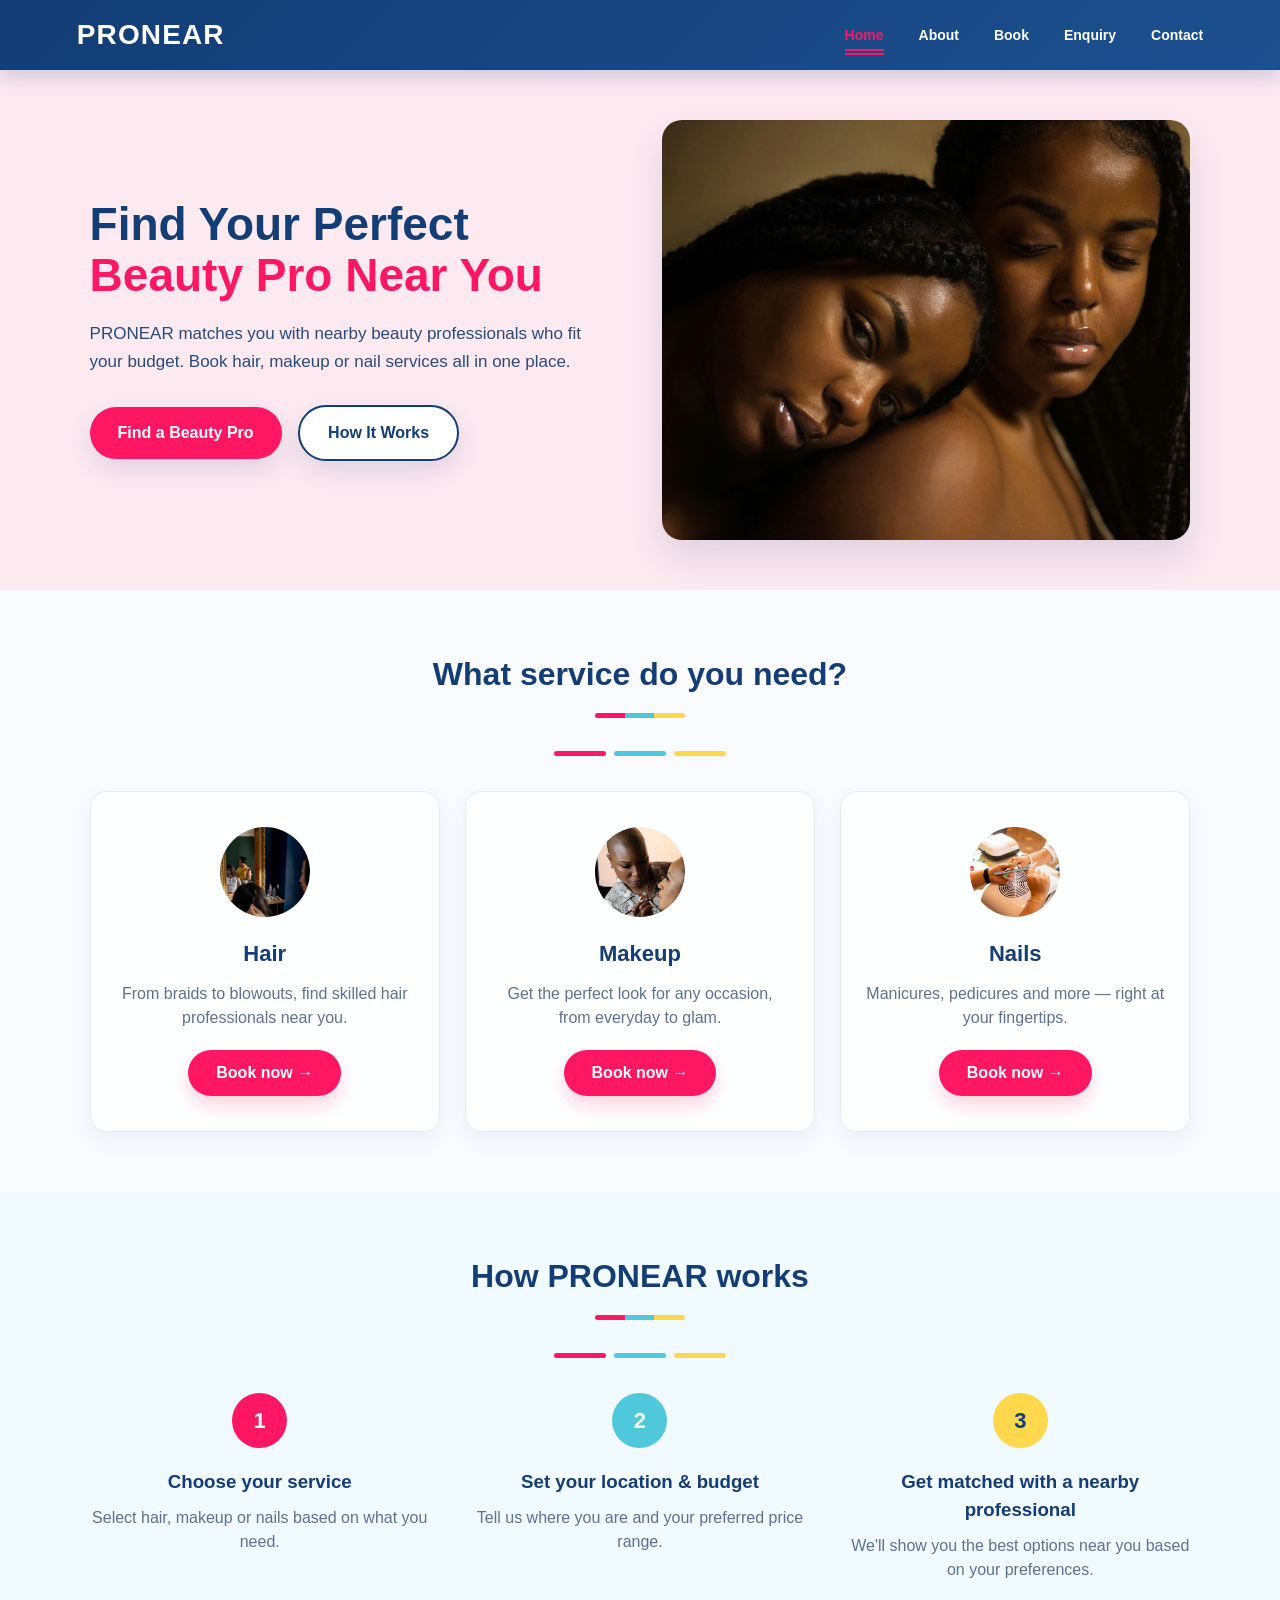
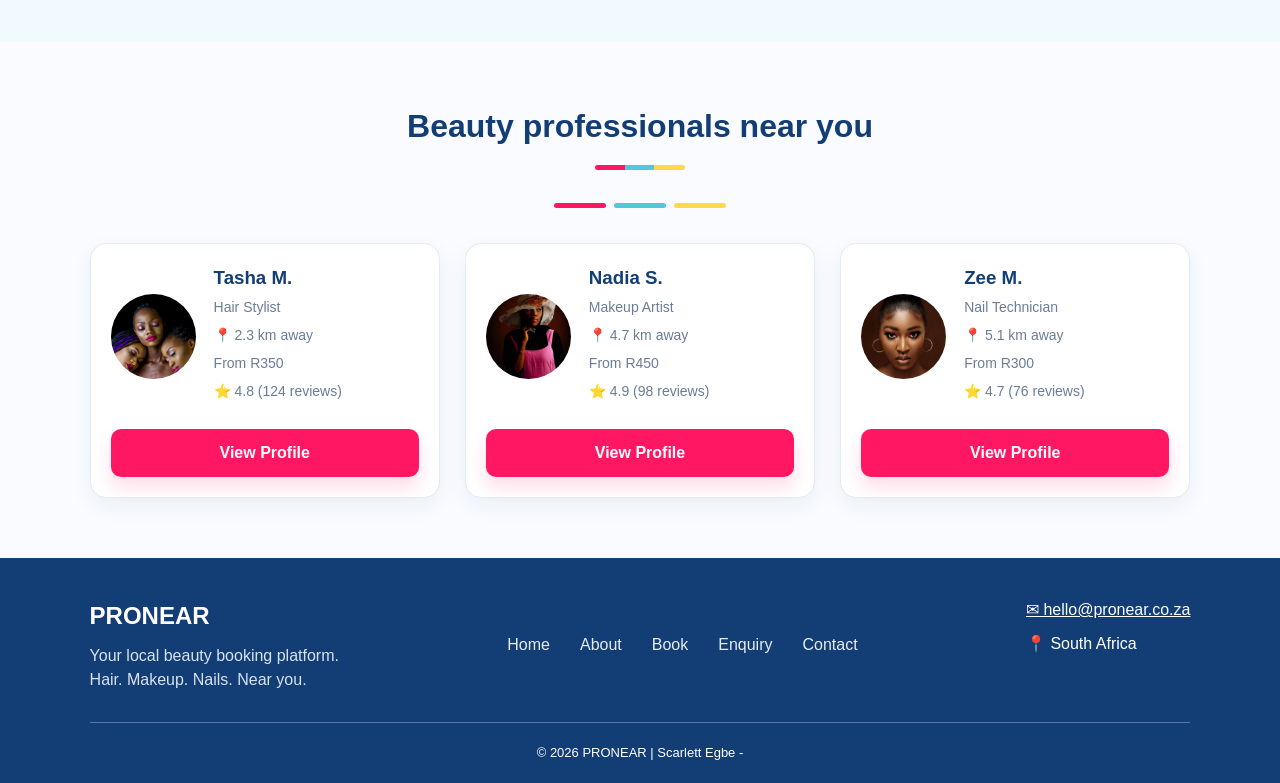
<file: index.html>
<!DOCTYPE html>
<html lang="en">
<head>
    <meta charset="UTF-8">
    <meta name="viewport" content="width=device-width, initial-scale=1.0">
    <title>PRONEAR | Book Hair, Makeup & Nail Services Near You</title>
    <meta name="description" content="PRONEAR helps you discover trusted local beauty professionals for hair, makeup and nail services. Browse salon options, compare beauty specialists, and book your next beauty appointment quickly and easily for hair care, makeup, nail care and beauty treatments near you.">
    <meta name="keywords" content="PRONEAR, beauty services, hair services, makeup services, nail services, beauty booking, beauty appointment, salon near me, hair salon, makeup artist, nail technician, local beauty professionals, beauty treatments, salon booking, book beauty service, hair and makeup, nail care, beauty professionals near me">
    <link rel="stylesheet" href="css/style.css">
</head>
<body>

    <!-- Site header and primary navigation: this links users to each main page. -->
    <nav class="site-nav" aria-label="Main navigation">
        <div class="logo">PRONEAR</div>
        <button class="nav-toggle" type="button" aria-expanded="false" aria-controls="nav-menu" aria-label="Open navigation menu">
            <span></span>
            <span></span>
            <span></span>
        </button>
        <ul id="nav-menu" class="nav-menu">
            <li><a href="index.html" class="active">Home</a></li>
            <li><a href="about.html">About</a></li>
            <li><a href="book.html">Book</a></li>
            <li><a href="enquiry.html">Enquiry</a></li>
            <li><a href="contact.html">Contact</a></li>
        </ul>
    </nav>

    <!-- Hero banner: this is the first sales message and main call-to-action area. -->
    <section class="hero">
        <div class="hero-text">
            <h1>Find Your Perfect <span>Beauty Pro Near You</span></h1>
            <p>PRONEAR matches you with nearby beauty professionals who fit your budget. Book hair, makeup or nail services all in one place.</p>
            <a href="book.html" class="button primary-btn">Find a Beauty Pro</a>
            <a href="#how-it-works" class="button secondary-btn">How It Works</a>
        </div>
        <div class="hero-image">
            <img src="images/heroimage.png" alt="Beauty professional posing confidently">
        </div>
    </section>

    <!-- Service overview: highlights the main beauty categories available to customers. -->
    <section class="services-section">
        <h2 class="section-title">What service do you need?</h2>
        <div class="underline"><span class="pink"></span><span class="blue"></span><span class="yellow"></span></div>
        <div class="services">
            <div class="service-card" data-service="hair">
                <div class="service-icon hair">
                    <img src="images/hairimage.png" alt="Hair service">
                </div>
                <h3>Hair</h3>
                <p>From braids to blowouts, find skilled hair professionals near you.</p>
                <a href="book.html#booking-form" class="small-btn" data-service="hair">Book now →</a>
            </div>
            <div class="service-card" data-service="makeup">
                <div class="service-icon makeup">
                    <img src="images/makeupimage.png" alt="Makeup service">
                </div>
                <h3>Makeup</h3>
                <p>Get the perfect look for any occasion, from everyday to glam.</p>
                <a href="book.html#booking-form" class="small-btn" data-service="makeup">Book now →</a>
            </div>
            <div class="service-card" data-service="nails">
                <div class="service-icon nails">
                    <img src="images/nailimage.png" alt="Nails service">
                </div>
                <h3>Nails</h3>
                <p>Manicures, pedicures and more — right at your fingertips.</p>
                <a href="book.html#booking-form" class="small-btn" data-service="nails">Book now →</a>
            </div>
        </div>
    </section>

    <!-- How it works: explains the simple booking journey in three steps. -->
    <section class="how-it-works" id="how-it-works">
        <h2 class="section-title">How PRONEAR works</h2>
        <div class="underline"><span class="pink"></span><span class="blue"></span><span class="yellow"></span></div>
        <div class="steps">
            <div class="step">
                <div class="step-number">1</div>
                <h3>Choose your service</h3>
                <p>Select hair, makeup or nails based on what you need.</p>
            </div>
            <div class="step">
                <div class="step-number">2</div>
                <h3>Set your location & budget</h3>
                <p>Tell us where you are and your preferred price range.</p>
            </div>
            <div class="step">
                <div class="step-number">3</div>
                <h3>Get matched with a nearby professional</h3>
                <p>We'll show you the best options near you based on your preferences.</p>
            </div>
        </div>
    </section>

    <!-- Local professionals section: presents nearby beauty specialists with pricing and ratings. -->
    <section class="professionals-section">
        <h2 class="section-title">Beauty professionals near you</h2>
        <div class="underline"><span class="pink"></span><span class="blue"></span><span class="yellow"></span></div>
        <div class="professionals">
            <div class="pro-card">
                <div class="pro-info">
                    <div class="pro-image"><img src="images/TashaM.png" alt="Tasha M. Hair Stylist"></div>
                    <div class="pro-details">
                        <h3>Tasha M.</h3><p>Hair Stylist</p><p>📍 2.3 km away</p><p> From R350</p><p>⭐ 4.8 (124 reviews)</p>
                    </div>
                </div>
                <a href="#" class="view-btn" data-profile="tasha">View Profile</a>
            </div>
            <div class="pro-card">
                <div class="pro-info">
                    <div class="pro-image"><img src="images/nadia.png" alt="Nadia S. Makeup Artist"></div>
                    <div class="pro-details">
                        <h3>Nadia S.</h3><p>Makeup Artist</p><p>📍 4.7 km away</p><p> From R450</p><p>⭐ 4.9 (98 reviews)</p>
                    </div>
                </div>
                <a href="#" class="view-btn" data-profile="nadia">View Profile</a>
            </div>
            <div class="pro-card">
                <div class="pro-info">
                    <div class="pro-image"><img src="images/zee.png" alt="Zee M. Nail Technician"></div>
                    <div class="pro-details">
                        <h3>Zee M.</h3><p>Nail Technician</p><p>📍 5.1 km away</p><p> From R300</p><p>⭐ 4.7 (76 reviews)</p>
                    </div>
                </div>
                <a href="#" class="view-btn" data-profile="zee">View Profile</a>
            </div>
        </div>
    </section>

    <div class="profile-modal" id="profile-modal" aria-hidden="true">
        <div class="profile-dialog" role="dialog" aria-modal="true" aria-labelledby="profile-title">
            <button type="button" class="close-profile-modal" id="close-profile-modal" aria-label="Close profile">×</button>
            <div id="profile-content"></div>
        </div>
    </div>

    <!-- Site footer: quick links and contact details for users after browsing the page. -->
    <footer>
        <div class="footer-content">
            <div class="footer-logo"><h2>PRONEAR</h2><p>Your local beauty booking platform.<br>Hair. Makeup. Nails. Near you.</p></div>
            <div class="footer-links"><a href="index.html">Home</a><a href="about.html">About</a><a href="book.html">Book</a><a href="enquiry.html">Enquiry</a><a href="contact.html">Contact</a></div>
            <div class="footer-contact"><p><a href="mailto:hello@pronear.co.za?subject=PRONEAR%20Enquiry">✉ hello@pronear.co.za</a></p><p>📍 South Africa</p></div>
        </div>
        <div class="copyright">© 2026 PRONEAR | Scarlett Egbe - </div>
    </footer>

    <script src="js/script.js"></script>
</body>
</html>
</file>
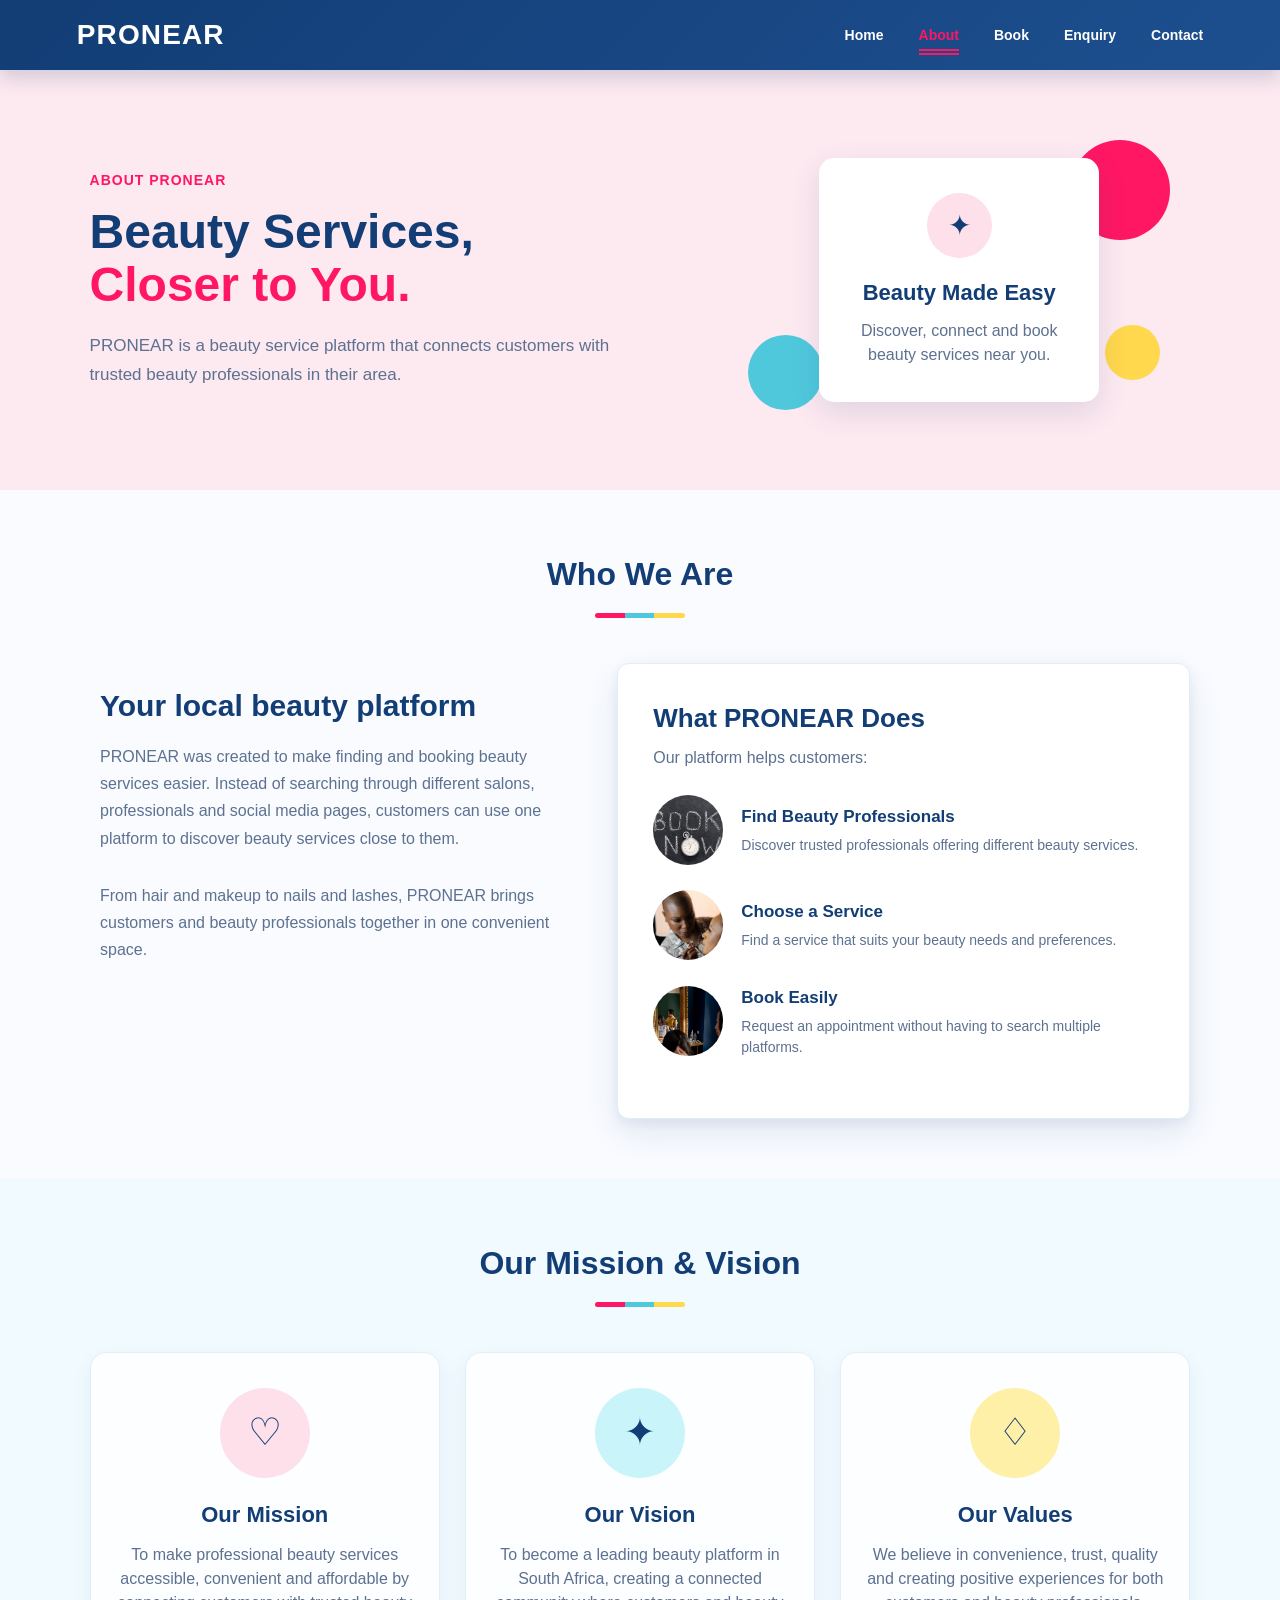
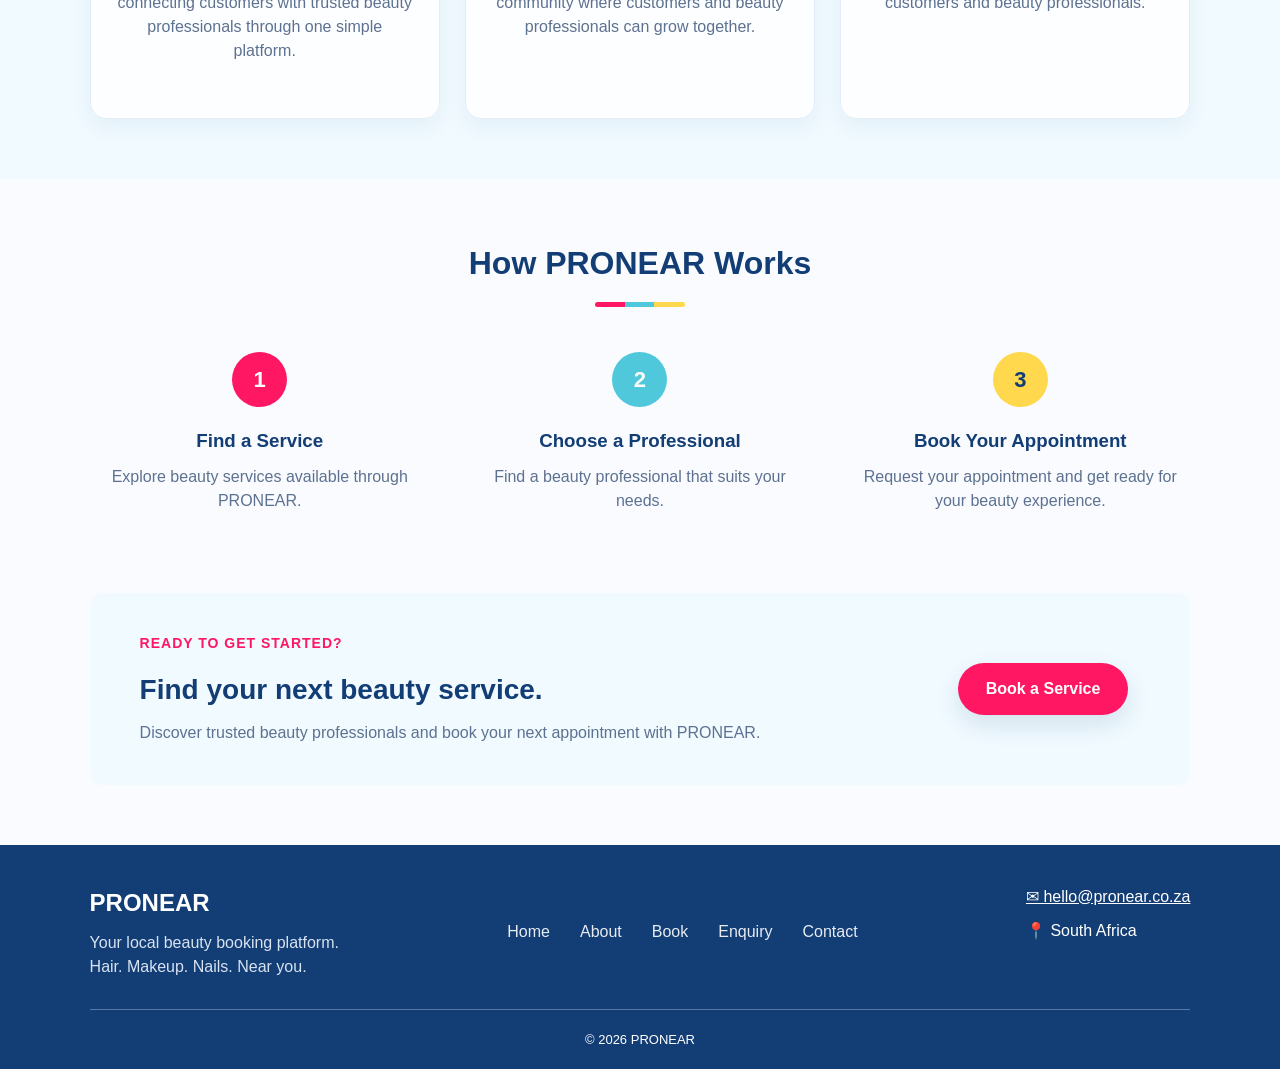
<file: about.html>
<!DOCTYPE html>
<html lang="en">

<head>

    <meta charset="UTF-8">

    <meta name="viewport" content="width=device-width, initial-scale=1.0">

    <title>About PRONEAR | Your Local Beauty Booking Platform</title>
    <meta name="description" content="Learn more about PRONEAR, a trusted local beauty booking platform connecting clients with skilled hair stylists, makeup artists and nail technicians near them. We make it simple to discover beauty services, support local professionals, and book reliable salon, makeup and nail appointments with confidence.">
    <meta name="keywords" content="about PRONEAR, beauty booking platform, local beauty professionals, hair services, makeup services, nail services, beauty treatments, salon near me, hair salon, makeup artist, nail technician, beauty appointment, beauty service booking, beauty professionals near me, trusted beauty specialists, PRONEAR">

    <link rel="stylesheet" href="css/style.css">

</head>

<body>


    <!-- NAVIGATION -->

    <nav class="site-nav" aria-label="Main navigation">

        <div class="logo">
            PRONEAR
        </div>

        <button class="nav-toggle" type="button" aria-expanded="false" aria-controls="nav-menu" aria-label="Open navigation menu">
            <span></span>
            <span></span>
            <span></span>
        </button>

        <ul id="nav-menu" class="nav-menu">

            <li>
                <a href="index.html">Home</a>
            </li>

            <li>
                <a href="about.html" class="active">About</a>
            </li>

            <li>
                <a href="book.html">Book</a>
            </li>

            <li>
                <a href="enquiry.html">Enquiry</a>
            </li>

            <li>
                <a href="contact.html">Contact</a>
            </li>

        </ul>

    </nav>


    <main>

        <!-- About page introduction: introduces the brand and its purpose. -->

        <section class="contact-hero">

            <div class="contact-hero-text">

                <p class="contact-eyebrow">
                    ABOUT PRONEAR
                </p>

                <h1>
                    Beauty Services,
                    <span>Closer to You.</span>
                </h1>

                <p>
                    PRONEAR is a beauty service platform that connects
                    customers with trusted beauty professionals in
                    their area.
                </p>

            </div>


            <div class="contact-hero-box">

                <div class="hero-circle pink-circle"></div>

                <div class="hero-circle blue-circle"></div>

                <div class="hero-circle yellow-circle"></div>


                <div class="contact-message-box">

                    <div class="message-icon">
                        ✦
                    </div>

                    <h3>
                        Beauty Made Easy
                    </h3>

                    <p>
                        Discover, connect and book
                        beauty services near you.
                    </p>

                </div>

            </div>

        </section>


        <!-- Company overview: explains who PRONEAR is and what it offers customers. -->
        <section>

            <h2 class="section-title">
                Who We Are
            </h2>


            <div class="contact-grid">


                <div class="contact-details">

                    <h2>
                        Your local beauty platform
                    </h2>

                    <p class="contact-description">
                        PRONEAR was created to make finding and booking
                        beauty services easier. Instead of searching
                        through different salons, professionals and
                        social media pages, customers can use one platform
                        to discover beauty services close to them.
                    </p>

                    <p class="contact-description">
                        From hair and makeup to nails and lashes,
                        PRONEAR brings customers and beauty professionals
                        together in one convenient space.
                    </p>

                </div>


                <!-- WHAT PRONEAR DOES -->

                <div class="contact-form">

                    <h2>
                        What PRONEAR Does
                    </h2>

                    <p>
                        Our platform helps customers:
                    </p>


                    <!-- FIND BEAUTY PROFESSIONALS -->

                    <div class="about-feature">

                        <div class="about-feature-image">

                            <img
                                src="images/booknowimage.png"
                                alt="Beauty professional"
                            >

                        </div>

                        <div class="about-feature-text">

                            <h3>
                                Find Beauty Professionals
                            </h3>

                            <p>
                                Discover trusted professionals
                                offering different beauty services.
                            </p>

                        </div>

                    </div>


                    <!-- CHOOSE A SERVICE -->

                    <div class="about-feature">

                        <div class="about-feature-image">

                            <img
                                src="images/makeupimage.png"
                                alt="Beauty services"
                            >

                        </div>

                        <div class="about-feature-text">

                            <h3>
                                Choose a Service
                            </h3>

                            <p>
                                Find a service that suits your
                                beauty needs and preferences.
                            </p>

                        </div>

                    </div>


                    <!-- BOOK EASILY -->

                    <div class="about-feature">

                        <div class="about-feature-image">

                            <img
                                src="images/hairimage.png"
                                alt="Beauty appointment booking"
                            >

                        </div>

                        <div class="about-feature-text">

                            <h3>
                                Book Easily
                            </h3>

                            <p>
                                Request an appointment without
                                having to search multiple platforms.
                            </p>

                        </div>

                    </div>

                </div>

            </div>

        </section>


        <!-- MISSION AND VISION -->

        <section class="how-it-works">

            <h2 class="section-title">
                Our Mission & Vision
            </h2>


            <div class="services">


                <!-- MISSION -->

                <div class="service-card">

                    <div class="service-icon hair">
                        ♡
                    </div>

                    <h3>
                        Our Mission
                    </h3>

                    <p>
                        To make professional beauty services
                        accessible, convenient and affordable by
                        connecting customers with trusted beauty
                        professionals through one simple platform.
                    </p>

                </div>


                <!-- VISION -->

                <div class="service-card">

                    <div class="service-icon makeup">
                        ✦
                    </div>

                    <h3>
                        Our Vision
                    </h3>

                    <p>
                        To become a leading beauty platform in
                        South Africa, creating a connected community
                        where customers and beauty professionals
                        can grow together.
                    </p>

                </div>


                <!-- VALUES -->

                <div class="service-card">

                    <div class="service-icon nails">
                        ♢
                    </div>

                    <h3>
                        Our Values
                    </h3>

                    <p>
                        We believe in convenience, trust, quality
                        and creating positive experiences for both
                        customers and beauty professionals.
                    </p>

                </div>

            </div>

        </section>


        <!-- HOW IT WORKS -->

        <section>

            <h2 class="section-title">
                How PRONEAR Works
            </h2>


            <div class="steps">


                <div class="step">

                    <div class="step-number">
                        1
                    </div>

                    <h3>
                        Find a Service
                    </h3>

                    <p>
                        Explore beauty services available
                        through PRONEAR.
                    </p>

                </div>


                <div class="step">

                    <div class="step-number">
                        2
                    </div>

                    <h3>
                        Choose a Professional
                    </h3>

                    <p>
                        Find a beauty professional that
                        suits your needs.
                    </p>

                </div>


                <div class="step">

                    <div class="step-number">
                        3
                    </div>

                    <h3>
                        Book Your Appointment
                    </h3>

                    <p>
                        Request your appointment and get
                        ready for your beauty experience.
                    </p>

                </div>


            </div>

        </section>


        <!-- CALL TO ACTION -->

        <section class="contact-cta">

            <div>

                <p class="contact-eyebrow">
                    READY TO GET STARTED?
                </p>

                <h2>
                    Find your next beauty service.
                </h2>

                <p>
                    Discover trusted beauty professionals
                    and book your next appointment with PRONEAR.
                </p>

            </div>


            <a
                href="book.html"
                class="button primary-btn"
            >
                Book a Service
            </a>

        </section>


    </main>


    <!-- FOOTER -->

    <footer>

        <div class="footer-content">


            <div class="footer-logo">

                <h2>
                    PRONEAR
                </h2>

                <p>
                    Your local beauty booking platform.<br>
                    Hair. Makeup. Nails. Near you.
                </p>

            </div>


            <div class="footer-links">

                <a href="index.html">
                    Home
                </a>

                <a href="about.html">
                    About
                </a>

                <a href="book.html">
                    Book
                </a>

                <a href="enquiry.html">
                    Enquiry
                </a>

                <a href="contact.html">
                    Contact
                </a>

            </div>


            <div class="footer-contact">

                <p>
                    <a href="mailto:hello@pronear.co.za?subject=PRONEAR%20Enquiry">✉ hello@pronear.co.za</a>
                </p>

                <p>
                    📍 South Africa
                </p>

            </div>

        </div>


        <div class="copyright">

            © 2026 PRONEAR

        </div>

    </footer>

    <script src="js/script.js"></script>

</body>

</html>
</file>
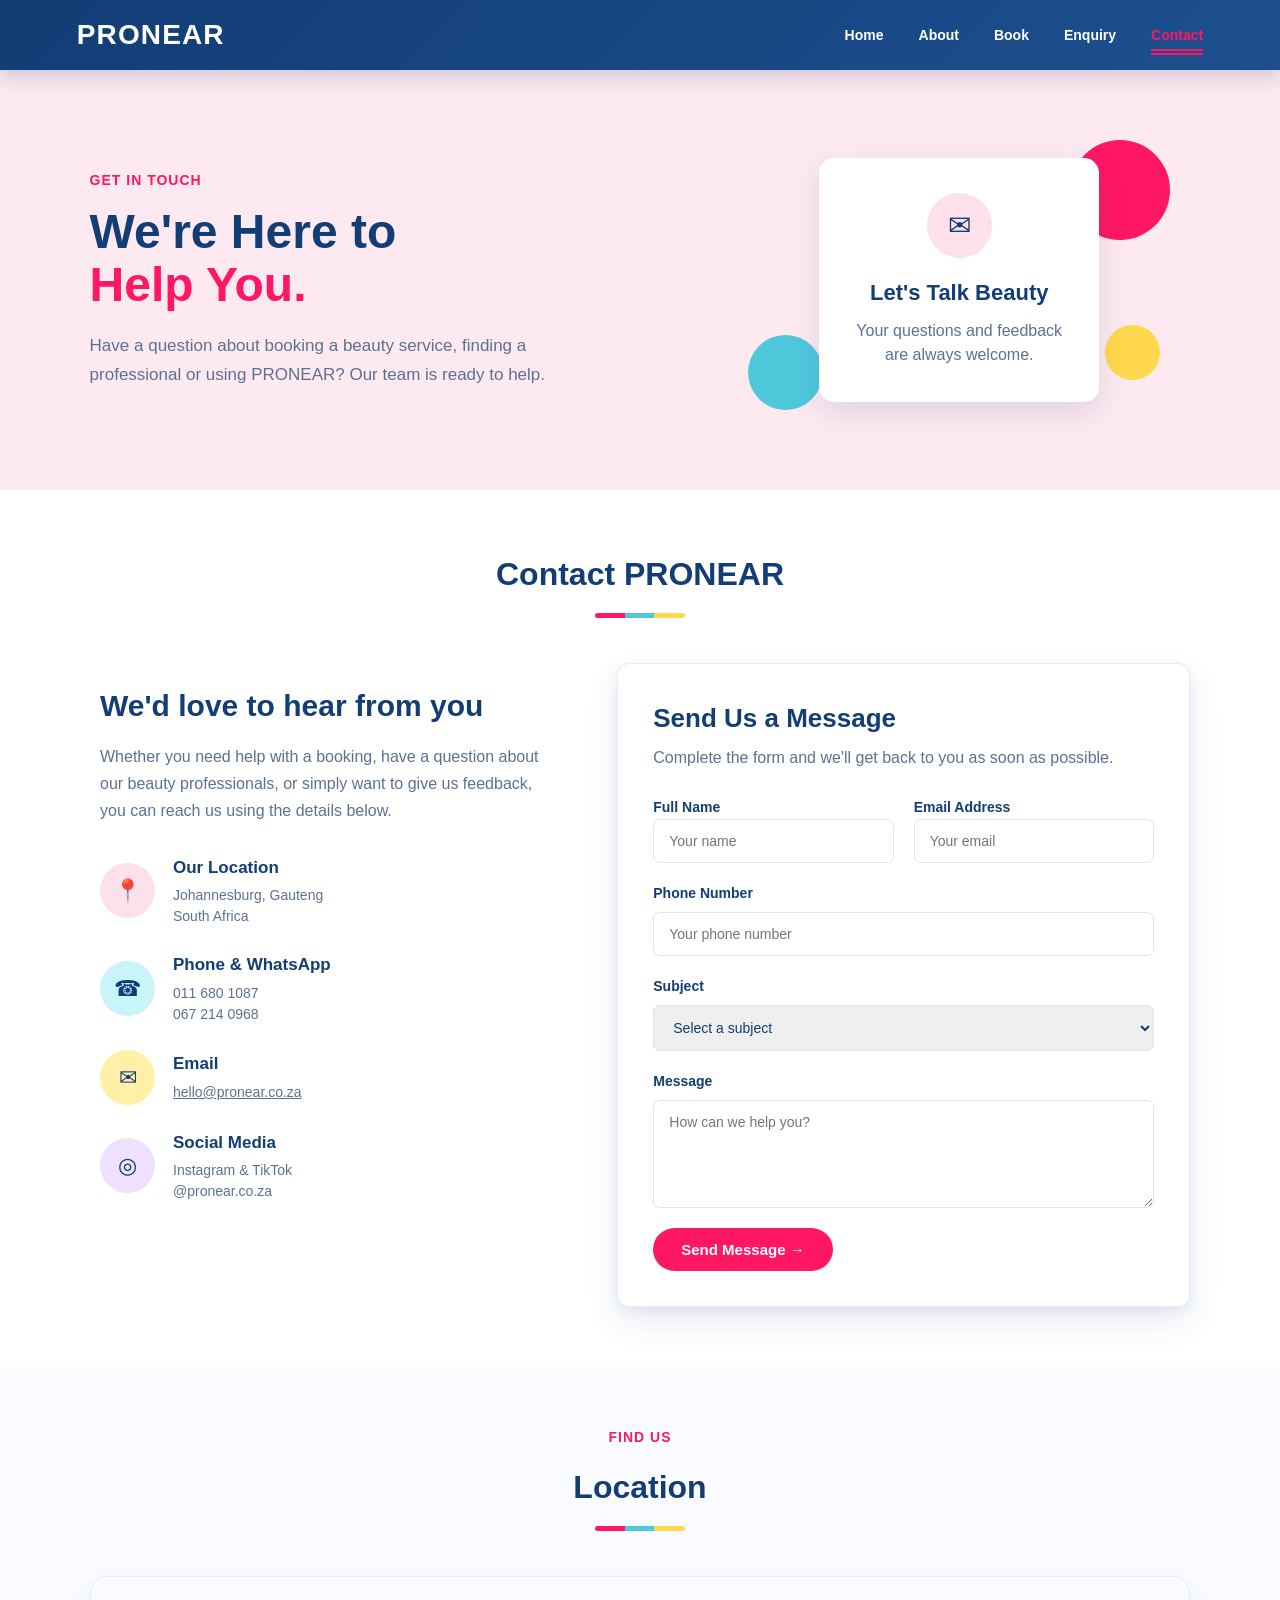
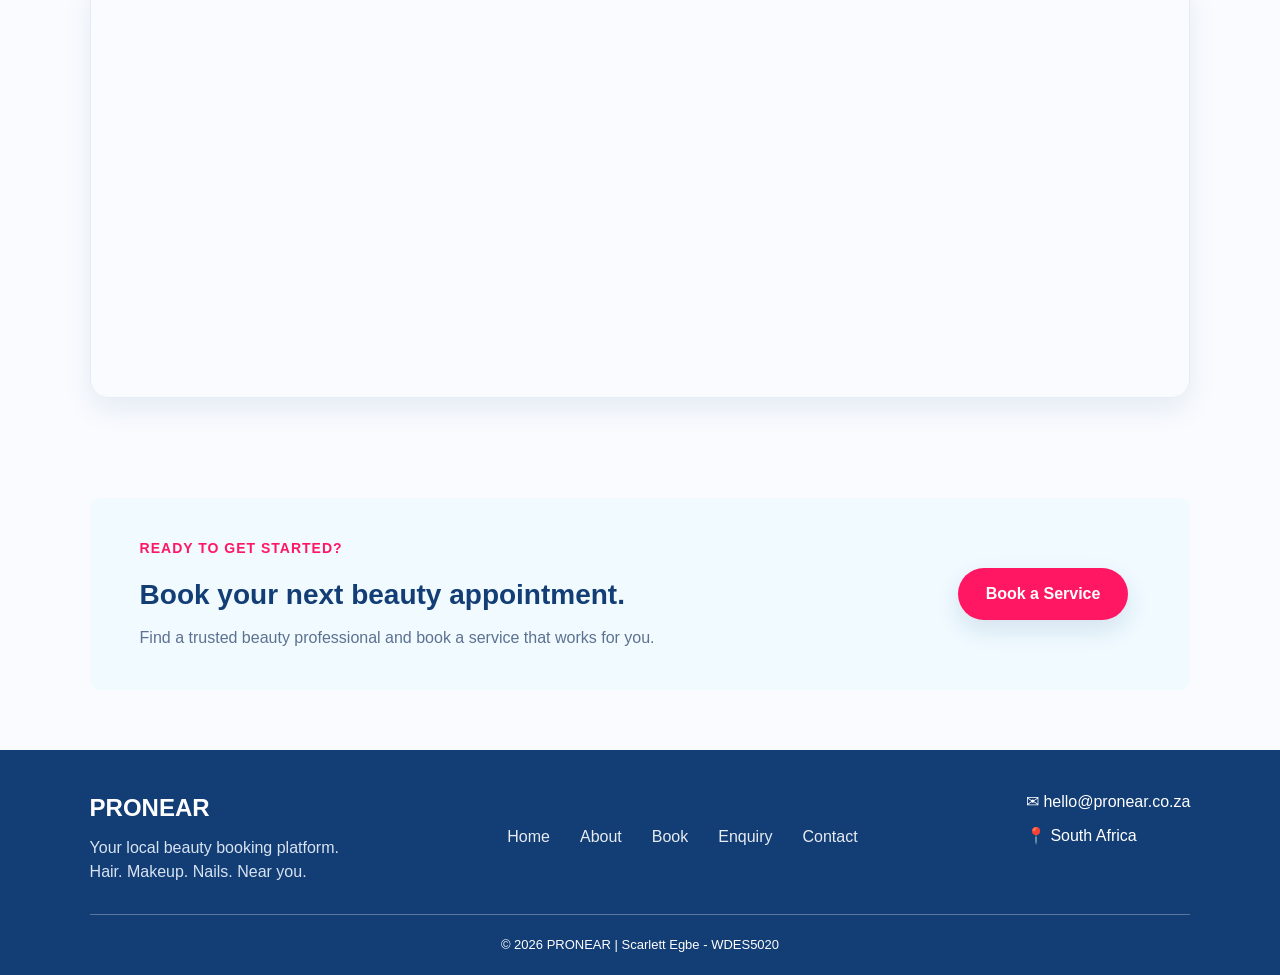
<file: contact.html>
<!DOCTYPE html>
<html lang="en">

<head>

    <meta charset="UTF-8">

    <meta name="viewport" content="width=device-width, initial-scale=1.0">

    <title>Contact PRONEAR | Beauty Support & Bookings</title>
    <meta name="description" content="Contact PRONEAR for beauty service support, booking questions and help finding the right hair, makeup or nail professional near you. Our team can guide you through salon bookings, beauty appointments and local beauty services with ease.">
    <meta name="keywords" content="contact PRONEAR, beauty support, beauty booking questions, hair salon contact, makeup artist contact, nail service enquiry, local beauty professionals, salon support, PRONEAR support, beauty help, beauty services, hair services, makeup services, nail services, beauty appointment, beauty professionals near me">

    <link rel="stylesheet" href="css/style.css">

</head>

<body>

    <!-- NAVIGATION -->

    <nav class="site-nav" aria-label="Main navigation">

        <div class="logo">PRONEAR</div>

        <button class="nav-toggle" type="button" aria-expanded="false" aria-controls="nav-menu" aria-label="Open navigation menu">
            <span></span>
            <span></span>
            <span></span>
        </button>

        <ul id="nav-menu" class="nav-menu">
            <li><a href="index.html">Home</a></li>
            <li><a href="about.html">About</a></li>
            <li><a href="book.html">Book</a></li>
            <li><a href="enquiry.html">Enquiry</a></li>
            <li><a href="contact.html" class="active">Contact</a></li>
        </ul>

    </nav>


    <main>

        <!-- Contact introduction: gives visitors a clear way to reach the PRONEAR team. -->

        <section class="contact-hero">

            <div class="contact-hero-text">

                <p class="contact-eyebrow">
                    GET IN TOUCH
                </p>

                <h1>
                    We're Here to
                    <span>Help You.</span>
                </h1>

                <p>
                    Have a question about booking a beauty service,
                    finding a professional or using PRONEAR?
                    Our team is ready to help.
                </p>

            </div>

            <div class="contact-hero-box">

                <div class="hero-circle pink-circle"></div>
                <div class="hero-circle blue-circle"></div>
                <div class="hero-circle yellow-circle"></div>

                <div class="contact-message-box">

                    <a href="mailto:hello@pronear.co.za?subject=Beauty%20Enquiry" class="message-icon" aria-label="Email PRONEAR">
                        ✉
                    </a>

                    <h3>
                        Let's Talk Beauty
                    </h3>

                    <p>
                        Your questions and feedback
                        are always welcome.
                    </p>

                </div>

            </div>

        </section>


        <!-- Contact details section: lists business info and support channels for quick access. -->
        <section class="contact-main">

            <h2 class="section-title">
                Contact PRONEAR
            </h2>

            <div class="contact-grid">


                <!-- CONTACT DETAILS -->

                <div class="contact-details">

                    <h2>
                        We'd love to hear from you
                    </h2>

                    <p class="contact-description">
                        Whether you need help with a booking,
                        have a question about our beauty professionals,
                        or simply want to give us feedback,
                        you can reach us using the details below.
                    </p>


                    <div class="contact-detail">

                        <div class="detail-icon pink-bg">
                            📍
                        </div>

                        <div>
                            <h3>Our Location</h3>

                            <p>
                                Johannesburg, Gauteng<br>
                                South Africa
                            </p>
                        </div>

                    </div>


                    <div class="contact-detail">

                        <div class="detail-icon blue-bg">
                            ☎
                        </div>

                        <div>
                            <h3>Phone & WhatsApp</h3>

                            <p>
                                011 680 1087<br>
                                067 214 0968
                            </p>
                        </div>

                    </div>


                    <div class="contact-detail">

                        <div class="detail-icon yellow-bg">
                            ✉
                        </div>

                        <div>
                            <h3>Email</h3>

                            <p>
                                <a href="mailto:hello@pronear.co.za?subject=PRONEAR%20Enquiry">hello@pronear.co.za</a>
                            </p>
                        </div>

                    </div>


                    <div class="contact-detail">

                        <div class="detail-icon purple-bg">
                            ◎
                        </div>

                        <div>
                            <h3>Social Media</h3>

                            <p>
                                Instagram & TikTok<br>
                                @pronear.co.za
                            </p>
                        </div>

                    </div>

                </div>


                <!-- Contact form: allows visitors to send a question or message directly. -->
                <div class="contact-form">

                    <h2>
                        Send Us a Message
                    </h2>

                    <p>
                        Complete the form and we'll get back
                        to you as soon as possible.
                    </p>


                    <form>

                        <div class="contact-form-row">

                            <div>

                                <label for="name">
                                    Full Name
                                </label>

                                <input
                                    type="text"
                                    id="name"
                                    name="name"
                                    placeholder="Your name"
                                    required
                                >

                            </div>


                            <div>

                                <label for="email">
                                    Email Address
                                </label>

                                <input
                                    type="email"
                                    id="email"
                                    name="email"
                                    placeholder="Your email"
                                    required
                                >

                            </div>

                        </div>


                        <label for="phone">
                            Phone Number
                        </label>

                        <input
                            type="tel"
                            id="phone"
                            name="phone"
                            placeholder="Your phone number"
                        >


                        <label for="subject">
                            Subject
                        </label>

                        <select
                            id="subject"
                            name="subject"
                        >

                            <option value="">
                                Select a subject
                            </option>

                            <option value="booking">
                                Booking
                            </option>

                            <option value="service">
                                Beauty Service
                            </option>

                            <option value="professional">
                                Beauty Professional
                            </option>

                            <option value="account">
                                Account Help
                            </option>

                            <option value="other">
                                Other
                            </option>

                        </select>


                        <label for="message">
                            Message
                        </label>

                        <textarea
                            id="message"
                            name="message"
                            rows="5"
                            placeholder="How can we help you?"
                        ></textarea>


                        <button
                            type="submit"
                            class="contact-submit"
                        >
                            Send Message →
                        </button>

                    </form>

                </div>

            </div>

        </section>


        <!-- MAP LOCATION -->

        <section class="map-section">

            <div class="section-heading">
                <p class="contact-eyebrow">FIND US</p>
                <h2 class="section-title">Location</h2>
            </div>

            <div class="map-panel">
                <iframe
                    src="https://www.google.com/maps?q=Johannesburg%20Gauteng%20South%20Africa&z=11&output=embed"
                    title="PRONEAR location map"
                    loading="lazy"
                    referrerpolicy="no-referrer-when-downgrade"
                    allowfullscreen>
                </iframe>
            </div>

        </section>


        <!-- BOOKING CTA -->

        <section class="contact-cta">

            <div>

                <p class="contact-eyebrow">
                    READY TO GET STARTED?
                </p>

                <h2>
                    Book your next beauty appointment.
                </h2>

                <p>
                    Find a trusted beauty professional
                    and book a service that works for you.
                </p>

            </div>

            <a
                href="book.html"
                class="button primary-btn"
            >
                Book a Service
            </a>

        </section>

    </main>


    <!-- FOOTER -->

    <footer>

        <div class="footer-content">

            <div class="footer-logo">

                <h2>PRONEAR</h2>

                <p>
                    Your local beauty booking platform.<br>
                    Hair. Makeup. Nails. Near you.
                </p>

            </div>


            <div class="footer-links">

                <a href="index.html">Home</a>
                <a href="about.html">About</a>
                <a href="book.html">Book</a>
                <a href="enquiry.html">Enquiry</a>
                <a href="contact.html">Contact</a>

            </div>


            <div class="footer-contact">

                <p>✉ hello@pronear.co.za</p>
                <p>📍 South Africa</p>

            </div>

        </div>


        <div class="copyright">

            © 2026 PRONEAR | Scarlett Egbe - WDES5020

        </div>

    </footer>

    <script src="js/script.js"></script>

</body>

</html>
</file>
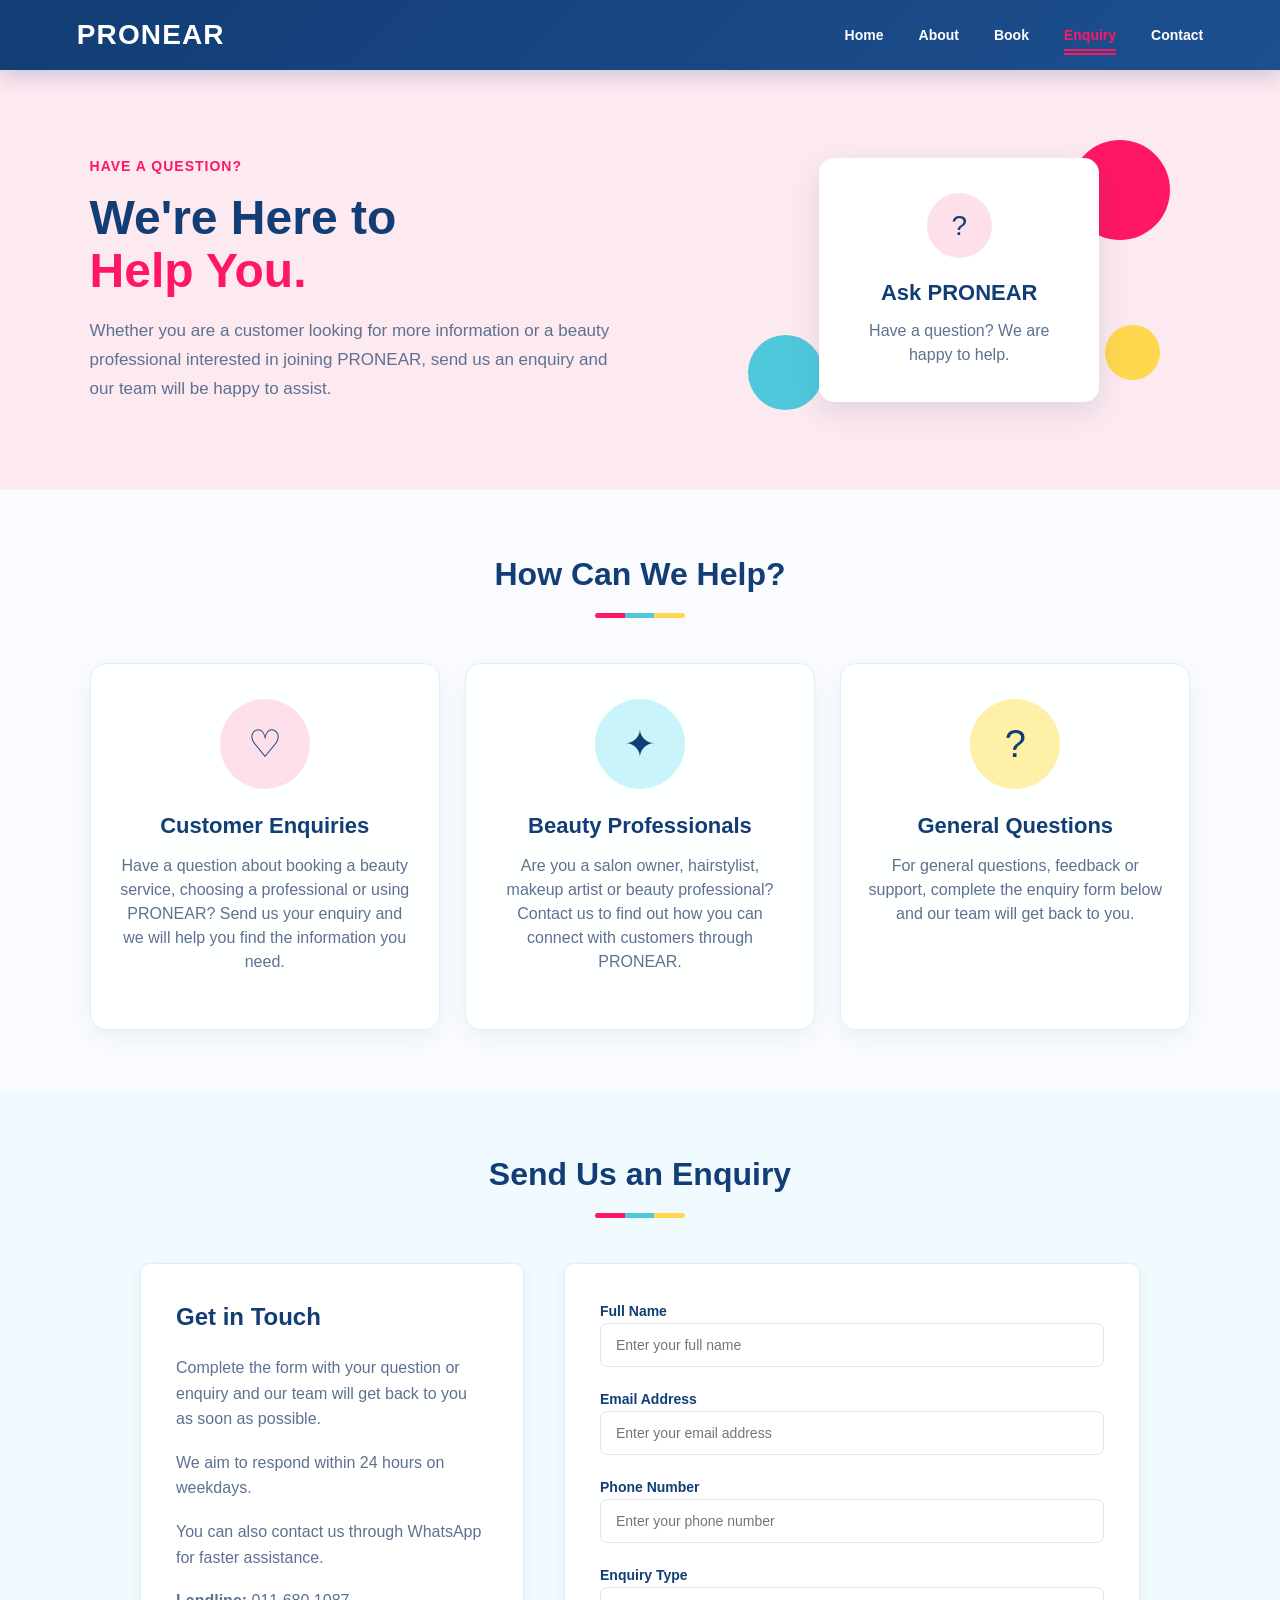
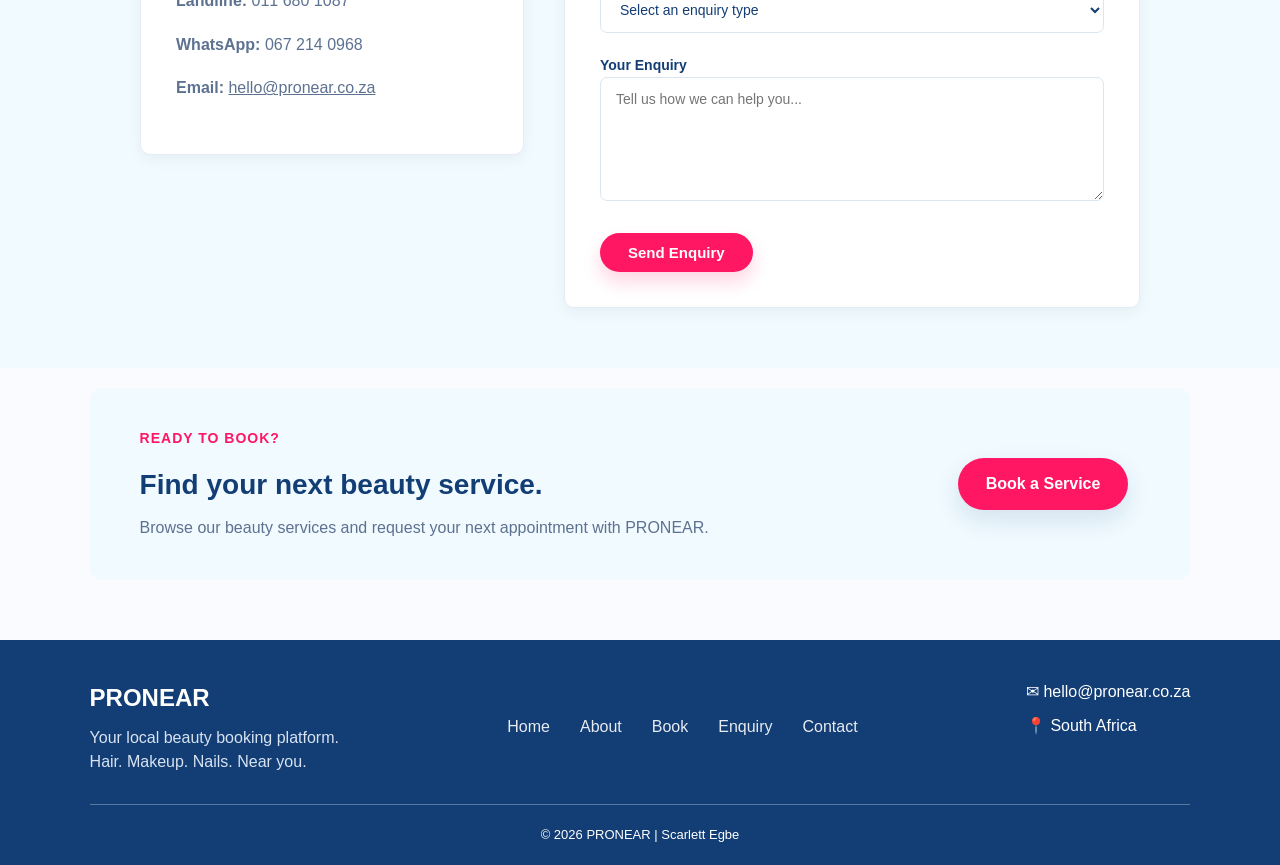
<file: enquiry.html>
<!DOCTYPE html>
<!-- PRONEAR Website - Page: Enquiry -->
<html lang="en">

<head>

    <meta charset="UTF-8">

    <meta name="viewport" content="width=device-width, initial-scale=1.0">

    <title>Enquiry | Book a Beauty Service With PRONEAR</title>
    <meta name="description" content="Send an enquiry to PRONEAR for help choosing the right hair, makeup or nail service for your needs, budget and location. We can guide you to the best local beauty professional for salon, bridal or everyday beauty care appointments.">
    <meta name="keywords" content="beauty enquiry, PRONEAR, book hair service, makeup enquiry, nail appointment, beauty support, local salon booking, beauty service enquiry, hair and makeup assistance, beauty professionals, beauty services, hair services, makeup services, nail services, beauty booking, salon near me">

    <link rel="stylesheet" href="css/style.css">

</head>

<body>


    <!-- NAVIGATION -->

    <nav class="site-nav" aria-label="Main navigation">

        <div class="logo">
            PRONEAR
        </div>

        <button class="nav-toggle" type="button" aria-expanded="false" aria-controls="nav-menu" aria-label="Open navigation menu">
            <span></span>
            <span></span>
            <span></span>
        </button>

        <ul id="nav-menu" class="nav-menu">

            <li>
                <a href="index.html">
                    Home
                </a>
            </li>

            <li>
                <a href="about.html">
                    About
                </a>
            </li>

            <li>
                <a href="book.html">
                    Book
                </a>
            </li>

            <li>
                <a href="enquiry.html" class="active">
                    Enquiry
                </a>
            </li>

            <li>
                <a href="contact.html">
                    Contact
                </a>
            </li>

        </ul>

    </nav>


    <main>

        <!-- Enquiry landing section: invites visitors to ask questions or request support. -->

        <section class="contact-hero">

            <div class="contact-hero-text">

                <p class="contact-eyebrow">
                    HAVE A QUESTION?
                </p>

                <h1>
                    We're Here to
                    <span>Help You.</span>
                </h1>

                <p>
                    Whether you are a customer looking for more
                    information or a beauty professional interested
                    in joining PRONEAR, send us an enquiry and
                    our team will be happy to assist.
                </p>

            </div>


            <div class="contact-hero-box">

                <div class="hero-circle pink-circle"></div>

                <div class="hero-circle blue-circle"></div>

                <div class="hero-circle yellow-circle"></div>


                <div class="contact-message-box">

                    <div class="message-icon">
                        ?
                    </div>

                    <h3>
                        Ask PRONEAR
                    </h3>

                    <p>
                        Have a question?
                        We are happy to help.
                    </p>

                </div>

            </div>

        </section>


        <!-- Enquiry categories: explains the different ways people can contact PRONEAR. -->
        <section>

            <h2 class="section-title">
                How Can We Help?
            </h2>


            <div class="services">


                <!-- CUSTOMER ENQUIRY -->

                <div class="service-card">

                    <div class="service-icon hair">
                        ♡
                    </div>

                    <h3>
                        Customer Enquiries
                    </h3>

                    <p>
                        Have a question about booking a beauty
                        service, choosing a professional or using
                        PRONEAR? Send us your enquiry and we will
                        help you find the information you need.
                    </p>

                </div>


                <!-- PROFESSIONAL ENQUIRY -->

                <div class="service-card">

                    <div class="service-icon makeup">
                        ✦
                    </div>

                    <h3>
                        Beauty Professionals
                    </h3>

                    <p>
                        Are you a salon owner, hairstylist,
                        makeup artist or beauty professional?
                        Contact us to find out how you can
                        connect with customers through PRONEAR.
                    </p>

                </div>


                <!-- GENERAL ENQUIRY -->

                <div class="service-card">

                    <div class="service-icon nails">
                        ?
                    </div>

                    <h3>
                        General Questions
                    </h3>

                    <p>
                        For general questions, feedback or
                        support, complete the enquiry form
                        below and our team will get back to you.
                    </p>

                </div>


            </div>

        </section>


        <!-- Enquiry form: gives users a direct way to send their question to the team. -->
        <section class="booking-section">

            <h2 class="section-title">
                Send Us an Enquiry
            </h2>


            <div class="booking-container">


                <!-- ENQUIRY INFORMATION -->

                <div class="booking-info">

                    <h3>
                        Get in Touch
                    </h3>

                    <p>
                        Complete the form with your question
                        or enquiry and our team will get back
                        to you as soon as possible.
                    </p>

                    <p>
                        We aim to respond within 24 hours
                        on weekdays.
                    </p>

                    <p>
                        You can also contact us through
                        WhatsApp for faster assistance.
                    </p>

                    <p>
                        <strong>
                            Landline:
                        </strong>
                        011 680 1087
                    </p>

                    <p>
                        <strong>
                            WhatsApp:
                        </strong>
                        067 214 0968
                    </p>

                    <p>
                        <strong>
                            Email:
                        </strong>
                        <a href="mailto:hello@pronear.co.za?subject=PRONEAR%20Enquiry">hello@pronear.co.za</a>
                    </p>

                </div>


                <!-- ENQUIRY FORM -->

                <div class="booking-form">

                    <form>


                        <label for="name">
                            Full Name
                        </label>

                        <input
                            type="text"
                            id="name"
                            name="name"
                            placeholder="Enter your full name"
                            required
                        >


                        <label for="email">
                            Email Address
                        </label>

                        <input
                            type="email"
                            id="email"
                            name="email"
                            placeholder="Enter your email address"
                            required
                        >


                        <label for="phone">
                            Phone Number
                        </label>

                        <input
                            type="tel"
                            id="phone"
                            name="phone"
                            placeholder="Enter your phone number"
                        >


                        <label for="enquiry-type">
                            Enquiry Type
                        </label>

                        <select
                            id="enquiry-type"
                            name="enquiry-type"
                            required
                        >

                            <option value="">
                                Select an enquiry type
                            </option>

                            <option value="booking">
                                Booking Question
                            </option>

                            <option value="service">
                                Beauty Service
                            </option>

                            <option value="professional">
                                Beauty Professional
                            </option>

                            <option value="partnership">
                                Joining PRONEAR
                            </option>

                            <option value="general">
                                General Enquiry
                            </option>

                        </select>


                        <label for="message">
                            Your Enquiry
                        </label>

                        <textarea
                            id="message"
                            name="message"
                            rows="6"
                            placeholder="Tell us how we can help you..."
                            required
                        ></textarea>


                        <button
                            type="submit"
                            class="small-btn"
                        >
                            Send Enquiry
                        </button>

                    </form>

                </div>

            </div>

        </section>


        <!-- BOOKING CTA -->

        <section class="contact-cta">

            <div>

                <p class="contact-eyebrow">
                    READY TO BOOK?
                </p>

                <h2>
                    Find your next beauty service.
                </h2>

                <p>
                    Browse our beauty services and request
                    your next appointment with PRONEAR.
                </p>

            </div>


            <a
                href="book.html"
                class="button primary-btn"
            >
                Book a Service
            </a>

        </section>


    </main>


    <!-- FOOTER -->

    <footer>

        <div class="footer-content">


            <div class="footer-logo">

                <h2>
                    PRONEAR
                </h2>

                <p>
                    Your local beauty booking platform.<br>
                    Hair. Makeup. Nails. Near you.
                </p>

            </div>


            <div class="footer-links">

                <a href="index.html">
                    Home
                </a>

                <a href="about.html">
                    About
                </a>

                <a href="book.html">
                    Book
                </a>

                <a href="enquiry.html">
                    Enquiry
                </a>

                <a href="contact.html">
                    Contact
                </a>

            </div>


            <div class="footer-contact">

                <p>
                    ✉ hello@pronear.co.za
                </p>

                <p>
                    📍 South Africa
                </p>

            </div>

        </div>


        <div class="copyright">

            © 2026 PRONEAR | Scarlett Egbe 

        </div>

    </footer>

    <script src="js/script.js"></script>

</body>

</html>
</file>
<file: css/style.css>
/* ================= GLOBAL RESET & BASE STYLES ================= */
/* These rules create a consistent visual baseline across all pages,
   making spacing, typography, and links behave the same in every browser. */

* {
    margin: 0;
    padding: 0;
    box-sizing: border-box;
}

body {
    font-family: Arial, sans-serif;
    color: #123d75;
    background-color: #f9fbff;
    line-height: 1.5;
}

html {
    scroll-behavior: smooth;
}

a {
    color: inherit;
}

img {
    display: block;
    max-width: 100%;
}

button,
input,
select,
textarea,
a {
    transition: all 0.25s ease;
}

:focus-visible {
    outline: 3px solid rgba(255, 23, 100, 0.45);
    outline-offset: 3px;
}


/* ================= STICKY HEADER & NAVIGATION ================= */
/* The header stays pinned at the top while scrolling and uses a
   strong background contrast so links remain easy to read. */

nav {
    position: sticky;
    top: 0;
    z-index: 1000;
    height: 70px;
    background: linear-gradient(135deg, #123d75, #1d4f8f);
    box-shadow: 0 8px 18px rgba(18, 61, 117, 0.18);

    display: flex;
    align-items: center;
    justify-content: space-between;

    padding: 0 6%;
}

.logo {
    color: white;
    font-size: 28px;
    font-weight: bold;
    letter-spacing: 0.04em;
}

.nav-menu {
    display: flex;
    list-style: none;
    gap: 35px;
    align-items: center;
}

nav ul li a {
    color: white;
    text-decoration: none;
    font-size: 14px;
    font-weight: bold;
    padding: 6px 0;
    border-bottom: 2px solid transparent;
    position: relative;
}

nav ul li a::after {
    content: "";
    position: absolute;
    left: 0;
    bottom: -6px;
    width: 100%;
    height: 2px;
    background-color: #ff1764;
    transform: scaleX(0);
    transform-origin: center;
    transition: transform 0.25s ease;
}

nav ul li a.active,
nav ul li a:hover,
nav ul li a:focus-visible {
    color: #ff1764;
    border-color: #ff1764;
}

nav ul li a:hover::after,
nav ul li a:focus-visible::after,
nav ul li a.active::after {
    transform: scaleX(1);
}

nav ul li a:active {
    color: #ffd84d;
    transform: translateY(1px);
}

.nav-toggle {
    display: none;
    width: 48px;
    height: 48px;
    border: 1px solid rgba(255, 255, 255, 0.35);
    border-radius: 8px;
    background: transparent;
    cursor: pointer;
    padding: 10px 12px;
    align-items: center;
    justify-content: center;
    flex-direction: column;
    gap: 5px;
}

.nav-toggle span {
    display: block;
    width: 100%;
    height: 3px;
    border-radius: 10px;
    background-color: white;
}


/* ================= HOMEPAGE HERO SECTION ================= */
/* The hero is the first visual message on the landing page, so it uses
   a warm accent background and large, high-contrast text to draw attention. */

.hero {
    background-color: #fde9f0;

    min-height: 430px;

    display: flex;
    align-items: center;
    justify-content: space-between;

    padding: 50px 7%;
}

.hero-text {
    width: 50%;
}

.hero-text h1 {
    font-size: 46px;
    line-height: 1.1;

    margin-bottom: 20px;

    color: #123d75;
}

.hero-text h1 span {
    display: block;
    color: #ff1764;
}

.hero-text p {
    font-size: 17px;
    line-height: 1.6;

    color: #294c78;

    max-width: 520px;

    margin-bottom: 30px;
}


/* ================= REUSABLE BUTTON STYLES ================= */
/* These button classes keep calls to action consistent across the site,
   while allowing primary and secondary variants for different emphasis levels. */

.button {
    display: inline-block;

    padding: 14px 28px;

    border-radius: 30px;

    text-decoration: none;

    font-weight: bold;

    margin-right: 12px;
    box-shadow: 0 10px 24px rgba(18, 61, 117, 0.12);
}

.primary-btn {
    background-color: #ff1764;
    color: white;
}

.secondary-btn {
    border: 2px solid #123d75;

    color: #123d75;

    background-color: white;
}

.primary-btn:hover,
.primary-btn:focus-visible,
.secondary-btn:hover,
.secondary-btn:focus-visible,
.small-btn:hover,
.small-btn:focus-visible,
.view-btn:hover,
.view-btn:focus-visible {
    transform: translateY(-2px);
    box-shadow: 0 14px 26px rgba(18, 61, 117, 0.14);
}

.primary-btn:hover,
.primary-btn:focus-visible {
    background-color: #d91455;
}

.secondary-btn:hover,
.secondary-btn:focus-visible {
    background-color: #123d75;
    color: white;
}

.primary-btn:active,
.secondary-btn:active,
.small-btn:active,
.view-btn:active,
.contact-submit:active {
    transform: translateY(1px) scale(0.99);
}


/* ================= HERO IMAGE ================= */

.hero-image {
    width: 48%;
    height: 420px;

    display: flex;
    align-items: center;
    justify-content: center;
}

.hero-image img {
    width: 100%;
    height: 100%;
    object-fit: cover;
    border-radius: 20px;
    box-shadow: 0 18px 36px rgba(18, 61, 117, 0.12);
}

.service-icon {
    width: 90px;
    height: 90px;

    border-radius: 50%;

    margin: 0 auto 20px;

    display: flex;
    align-items: center;
    justify-content: center;

    overflow: hidden;
    font-size: 38px;
}

.service-icon img {
    width: 100%;
    height: 100%;
    object-fit: cover;
    display: block;
}


/* ================= CONTENT SECTIONS ================= */
/* Shared section spacing keeps the page layout balanced and gives each
   content block enough room to breathe without looking crowded. */

section {
    padding: 60px 7%;
}

.section-title {
    text-align: center;

    font-size: 32px;

    margin-bottom: 45px;

    color: #123d75;
}

.underline {
    display: flex;
    justify-content: center;
    margin: -12px auto 35px;
    gap: 8px;
}

.underline span {
    display: block;
    width: 52px;
    height: 5px;
    border-radius: 999px;
}

.underline .pink,
.pink {
    background-color: #ff1764;
}

.underline .blue,
.blue {
    background-color: #50c8dc;
}

.underline .yellow,
.yellow {
    background-color: #ffd84d;
}

.section-title::after {
    content: "";

    display: block;

    width: 90px;
    height: 5px;

    margin: 15px auto 0;

    background: linear-gradient(
        to right,
        #ff1764 33%,
        #50c8dc 33%,
        #50c8dc 66%,
        #ffd84d 66%
    );

    border-radius: 10px;
}


/* ================= SERVICE CARDS ================= */
/* These cards present the main beauty offerings in a clean, equal grid.
   The hover state adds subtle motion so users can tell each card is interactive. */

.services {
    display: grid;

    grid-template-columns: repeat(3, 1fr);

    gap: 25px;
}

.service-card {
    border: 1px solid #e4edf5;

    border-radius: 16px;

    padding: 35px 25px;

    text-align: center;

    box-shadow: 0 8px 22px rgba(18, 61, 117, 0.06);
    background: rgba(255, 255, 255, 0.9);
    transition: transform 0.25s ease, box-shadow 0.25s ease, border-color 0.25s ease;
}

.service-card:hover,
.pro-card:hover {
    transform: translateY(-4px);
    box-shadow: 0 16px 28px rgba(18, 61, 117, 0.12);
    border-color: rgba(255, 23, 100, 0.18);
}

.service-card.active,
.pro-card.active {
    border-color: rgba(255, 23, 100, 0.4);
    box-shadow: 0 16px 30px rgba(255, 23, 100, 0.12);
    transform: translateY(-3px);
}

.service-icon {
    width: 90px;
    height: 90px;

    border-radius: 50%;

    margin: 0 auto 20px;

    display: flex;
    align-items: center;
    justify-content: center;

    font-size: 38px;
}

.hair {
    background-color: #fde0e9;
}

.makeup {
    background-color: #c8f4fa;
}

.nails {
    background-color: #fff0a8;
}

.service-card h3 {
    font-size: 22px;

    margin-bottom: 12px;
}

.service-card p {
    color: #5d7190;

    line-height: 1.5;

    margin-bottom: 20px;
}

.small-btn {
    display: inline-block;

    background-color: #ff1764;

    color: white;

    padding: 11px 28px;

    border-radius: 25px;

    text-decoration: none;

    font-weight: bold;
    box-shadow: 0 10px 18px rgba(255, 23, 100, 0.18);
}

.small-btn:hover,
.small-btn:focus-visible {
    background-color: #d91455;
}


/* ================= PROCESS / HOW IT WORKS ================= */
/* This section explains the user journey in three simple steps and uses
   a soft blue background to separate it from the service cards above. */

.how-it-works {
    background-color: #f0faff;
}

.steps {
    display: grid;

    grid-template-columns: repeat(3, 1fr);

    gap: 40px;

    text-align: center;
}

.step-number {
    width: 55px;
    height: 55px;

    border-radius: 50%;

    margin: 0 auto 20px;

    display: flex;
    align-items: center;
    justify-content: center;

    color: white;

    font-size: 22px;

    font-weight: bold;

    background-color: #ff1764;
}

.step:nth-child(2) .step-number {
    background-color: #50c8dc;
}

.step:nth-child(3) .step-number {
    background-color: #ffd84d;

    color: #123d75;
}

.step h3 {
    margin-bottom: 10px;
}

.step p {
    color: #5d7190;

    line-height: 1.5;
}


/* ================= PROFESSIONAL PROFILE LIST ================= */
/* The professional cards display local beauty specialists in a consistent
   format so visitors can compare location, pricing, and ratings quickly. */

.professionals {
    display: grid;

    grid-template-columns: repeat(3, 1fr);

    gap: 25px;
}

.pro-card {
    border: 1px solid #e3ebf3;

    border-radius: 16px;

    padding: 20px;

    box-shadow: 0 8px 22px rgba(18, 61, 117, 0.06);
    background-color: white;
    transition: transform 0.25s ease, box-shadow 0.25s ease, border-color 0.25s ease;
}

.pro-info {
    display: flex;

    align-items: center;

    gap: 18px;

    margin-bottom: 20px;
}

.pro-image {
    width: 85px;
    height: 85px;

    border-radius: 50%;

    overflow: hidden;

    flex-shrink: 0;
}

.pro-image img {
    width: 100%;
    height: 100%;

    object-fit: cover;
}

.pro-details h3 {
    margin-bottom: 5px;
}

.pro-details p {
    color: #6a7d97;

    font-size: 14px;

    margin-bottom: 7px;
}

.view-btn {
    display: block;

    text-align: center;

    background-color: #ff1764;

    color: white;

    padding: 12px;

    border-radius: 10px;

    text-decoration: none;

    font-weight: bold;
    box-shadow: 0 10px 18px rgba(255, 23, 100, 0.15);
}

.view-btn:hover,
.view-btn:focus-visible {
    background-color: #d91455;
}

.form-status {
    margin-top: 16px;
    padding: 12px 14px;
    border-radius: 10px;
    font-size: 14px;
    line-height: 1.5;
    display: none;
}

.form-status.success {
    display: block;
    background-color: rgba(34, 197, 94, 0.12);
    border: 1px solid rgba(34, 197, 94, 0.28);
    color: #0f5132;
}

.form-status.error {
    display: block;
    background-color: rgba(220, 53, 69, 0.10);
    border: 1px solid rgba(220, 53, 69, 0.25);
    color: #842029;
}

.booking-form input.invalid,
.booking-form select.invalid,
.booking-form textarea.invalid {
    border-color: #d93025;
    box-shadow: 0 0 0 2px rgba(217, 48, 37, 0.08);
}

.profile-modal {
    position: fixed;
    inset: 0;
    background: rgba(18, 61, 117, 0.38);
    display: none;
    align-items: center;
    justify-content: center;
    padding: 20px;
    z-index: 2000;
}

.profile-modal.is-visible {
    display: flex;
}

.profile-dialog {
    position: relative;
    width: min(100%, 460px);
    background: #fff;
    border-radius: 20px;
    box-shadow: 0 30px 60px rgba(18, 61, 117, 0.2);
    padding: 28px 24px 24px;
}

.close-profile-modal {
    position: absolute;
    top: 16px;
    right: 16px;
    border: none;
    background: #f3f6fb;
    color: #123d75;
    width: 34px;
    height: 34px;
    border-radius: 50%;
    font-size: 24px;
    cursor: pointer;
}

.profile-header {
    margin-bottom: 16px;
}

.profile-badge {
    display: inline-block;
    background: #fde9f0;
    color: #ff1764;
    padding: 6px 10px;
    border-radius: 999px;
    font-size: 12px;
    font-weight: bold;
    margin-bottom: 12px;
}

.profile-header h3 {
    color: #123d75;
    font-size: 28px;
    margin-bottom: 6px;
}

.profile-details {
    list-style: none;
    margin: 0 0 16px;
    padding: 0;
    color: #5d7190;
    line-height: 1.8;
}

.profile-dialog p {
    color: #5d7190;
    line-height: 1.6;
    margin-bottom: 18px;
}


/* ================= SITE FOOTER ================= */
/* The footer holds quick navigation and contact information, giving users
   a simple way to move between pages or reach the business after browsing. */

footer {
    background-color: #123d75;

    color: white;

    padding: 40px 7% 20px;
}

.footer-content {
    display: flex;

    justify-content: space-between;

    gap: 40px;
}

.footer-logo h2 {
    margin-bottom: 10px;
}

.footer-logo p {
    color: #d8e3f1;

    line-height: 1.5;
}

.footer-links {
    display: flex;

    gap: 30px;

    align-items: center;
}

.footer-links a {
    color: white;

    text-decoration: none;
    opacity: 0.9;
}

.footer-links a:hover,
.footer-links a:focus-visible {
    color: #ff1764;
    opacity: 1;
}

.footer-contact p {
    margin-bottom: 10px;
}

.copyright {
    border-top: 1px solid rgba(255, 255, 255, 0.3);

    margin-top: 30px;

    padding-top: 20px;

    text-align: center;

    font-size: 13px;
}


/* ================= RESPONSIVE ================= */

@media (max-width: 900px) {

    .hero {
        flex-direction: column;

        text-align: center;
    }

    .hero-text {
        width: 100%;
    }

    .hero-text p {
        margin-left: auto;
        margin-right: auto;
    }

    .hero-image {
        width: 70%;

        margin-top: 30px;
    }

    .services,
    .steps,
    .professionals {
        grid-template-columns: 1fr;
    }

    .footer-content {
        flex-direction: column;
    }

    .footer-links {
        flex-wrap: wrap;
    }
}

@media (max-width: 760px) {
    nav {
        height: auto;
        min-height: 70px;
        padding: 15px 6%;
        align-items: flex-start;
        flex-wrap: wrap;
    }

    .nav-toggle {
        display: flex;
    }

    .nav-menu {
        display: none;
        flex-direction: column;
        width: 100%;
        align-items: flex-start;
        gap: 12px;
        padding-top: 12px;
        border-top: 1px solid rgba(255, 255, 255, 0.22);
    }

    nav.nav-open .nav-menu {
        display: flex;
    }

    nav ul li a {
        display: block;
        width: 100%;
        font-size: 15px;
        padding: 8px 0;
    }

    .hero {
        padding: 38px 20px 48px;
    }

    .hero-text h1 {
        font-size: 2.4rem;
    }

    .hero-text p {
        font-size: 1rem;
    }

    .button {
        display: block;
        width: 100%;
        margin: 0 0 12px;
        text-align: center;
    }

    .section-title {
        font-size: clamp(2rem, 7vw, 2.5rem);
        margin-bottom: 28px;
    }

    section {
        padding: 45px 20px;
    }

    .service-card,
    .pro-card,
    .booking-form,
    .booking-info,
    .contact-form {
        padding: 22px 18px;
    }

    .pro-info,
    .contact-detail,
    .about-feature {
        flex-direction: column;
        align-items: flex-start;
    }

    .contact-hero {
        padding: 40px 20px;
        gap: 28px;
    }

    .contact-hero-text h1 {
        font-size: 2.5rem;
    }

    .contact-form-row {
        grid-template-columns: 1fr;
    }

    .contact-cta {
        padding: 30px 20px;
        margin: 20px 20px 45px;
    }

    .booking-container {
        padding: 0 20px;
    }
}

@media (max-width: 480px) {
    .logo {
        font-size: 1.5rem;
    }

    .hero-text h1 {
        font-size: 2.05rem;
    }

    .contact-hero-text h1,
    .book-header h1 {
        font-size: 2.2rem;
    }

    .contact-message-box {
        width: 100%;
        max-width: 250px;
        padding: 24px 18px;
    }

    .footer-links {
        gap: 12px 22px;
    }
}
/* ================= BOOK PAGE ================= */

.book-header {
    background-color: #fde9f0;
    text-align: center;
    padding: 70px 7%;
}

.book-header h1 {
    font-size: 42px;
    margin-bottom: 18px;
    color: #123d75;
}

.book-header p {
    max-width: 650px;
    margin: auto;
    color: #5d7190;
    line-height: 1.6;
}

.book-header .small-heading {
    color: #ff1764;
    font-weight: bold;
    font-size: 14px;
    margin-bottom: 12px;
}

.book-services {
    background-color: white;
}

.services-toolbar {
    display: flex;
    align-items: end;
    justify-content: space-between;
    gap: 20px;
    max-width: 980px;
    margin: 0 auto 24px;
}

.search-panel,
.filter-panel {
    flex: 1;
}

.search-label,
.filter-label {
    display: block;
    margin-bottom: 8px;
    color: #123d75;
    font-size: 14px;
    font-weight: 700;
}

#service-search,
#service-filter {
    width: 100%;
    padding: 13px 15px;
    border: 1px solid #dce6ef;
    border-radius: 10px;
    background: #fff;
    color: #123d75;
    font-size: 14px;
    font-family: Arial, sans-serif;
}

#service-search:focus,
#service-filter:focus {
    outline: none;
    border-color: #ff1764;
    box-shadow: 0 0 0 3px rgba(255, 23, 100, 0.12);
}

.service-results {
    max-width: 980px;
    margin: 0 auto 18px;
    color: #5d7190;
    font-size: 14px;
    font-weight: 700;
}

.book-services .services {
    grid-template-columns: repeat(3, 1fr);
}

.book-services .service-card {
    display: flex;
    flex-direction: column;
    align-items: center;
}

.book-services .service-card p {
    margin-bottom: 15px;
}

.book-services .small-btn {
    margin-top: auto;
}

.service-empty {
    grid-column: 1 / -1;
    text-align: center;
    padding: 36px 24px;
    border: 1px dashed rgba(18, 61, 117, 0.25);
    border-radius: 16px;
    background: #f9fbff;
    color: #5d7190;
}

.service-empty h3 {
    margin-bottom: 10px;
    color: #123d75;
}

.gallery-section {
    background: linear-gradient(180deg, #fffafc 0%, #f3fbff 100%);
    padding: 70px 7% 30px;
}

.section-heading {
    text-align: center;
    margin-bottom: 30px;
}

.gallery-grid {
    display: grid;
    grid-template-columns: repeat(3, minmax(0, 1fr));
    gap: 22px;
    max-width: 1200px;
    margin: 0 auto;
}

.gallery-item {
    position: relative;
    border: none;
    border-radius: 18px;
    overflow: hidden;
    cursor: pointer;
    padding: 0;
    background: #fff;
    box-shadow: 0 12px 30px rgba(18, 61, 117, 0.09);
    transition: transform 0.25s ease, box-shadow 0.25s ease;
}

.gallery-item:hover,
.gallery-item:focus-visible {
    transform: translateY(-4px);
    box-shadow: 0 15px 35px rgba(18, 61, 117, 0.15);
}

.gallery-item:focus-visible {
    outline: 3px solid #ff1764;
    outline-offset: 2px;
}

.gallery-item img {
    display: block;
    width: 100%;
    height: 260px;
    object-fit: cover;
    transition: transform 0.35s ease;
}

.gallery-item:hover img,
.gallery-item:focus-visible img {
    transform: scale(1.05);
}

.gallery-overlay {
    position: absolute;
    left: 0;
    right: 0;
    bottom: 0;
    padding: 16px;
    background: linear-gradient(180deg, transparent, rgba(18, 61, 117, 0.9));
    color: #fff;
    text-align: center;
    font-weight: 700;
    letter-spacing: 0.08em;
    text-transform: uppercase;
    font-size: 12px;
}

.gallery-lightbox {
    position: fixed;
    inset: 0;
    background: rgba(10, 18, 29, 0.8);
    display: flex;
    align-items: center;
    justify-content: center;
    padding: 24px;
    opacity: 0;
    visibility: hidden;
    transition: opacity 0.25s ease, visibility 0.25s ease;
    z-index: 1200;
}

.gallery-lightbox.is-visible {
    opacity: 1;
    visibility: visible;
}

.gallery-lightbox-panel {
    position: relative;
    width: min(90vw, 900px);
    background: #fff;
    border-radius: 20px;
    overflow: hidden;
    box-shadow: 0 22px 60px rgba(0, 0, 0, 0.22);
}

.gallery-lightbox-panel img {
    width: 100%;
    max-height: 70vh;
    object-fit: cover;
    display: block;
    background: #f2f5f9;
}

.gallery-lightbox-body {
    padding: 24px 28px 28px;
}

.gallery-lightbox-meta {
    display: flex;
    justify-content: space-between;
    align-items: center;
    gap: 10px;
    margin-bottom: 10px;
}

.gallery-lightbox-kicker {
    margin: 0;
    color: #ff1764;
    text-transform: uppercase;
    letter-spacing: 0.08em;
    font-size: 11px;
    font-weight: 700;
}

.gallery-lightbox-body h3 {
    margin: 0;
    color: #123d75;
    font-size: clamp(1.4rem, 2vw, 2rem);
}

.gallery-lightbox-body p {
    color: #5d7190;
    line-height: 1.6;
    margin: 0;
}

.gallery-lightbox-controls {
    display: flex;
    justify-content: space-between;
    gap: 12px;
    margin-top: 22px;
}

.gallery-lightbox-nav,
.close-gallery-lightbox {
    border: none;
    border-radius: 999px;
    cursor: pointer;
    transition: transform 0.2s ease, background 0.2s ease;
}

.gallery-lightbox-nav {
    background: #123d75;
    color: #fff;
    padding: 10px 18px;
    font-weight: 700;
}

.gallery-lightbox-nav:hover,
.close-gallery-lightbox:hover {
    transform: translateY(-1px);
}

.close-gallery-lightbox {
    position: absolute;
    top: 14px;
    right: 14px;
    width: 42px;
    height: 42px;
    background: rgba(255, 255, 255, 0.95);
    color: #123d75;
    font-size: 2rem;
    line-height: 1;
    z-index: 2;
}

/* BOOKING SECTION */

.booking-section {
    background-color: #f0faff;
}

.booking-container {
    max-width: 1000px;
    margin: auto;

    display: grid;
    grid-template-columns: 0.8fr 1.2fr;

    gap: 40px;
}


/* BOOKING INFORMATION */

.booking-info {
    background-color: white;

    border: 1px solid #e4edf5;

    border-radius: 10px;

    padding: 35px;

    box-shadow: 0 4px 15px rgba(0, 0, 0, 0.05);

    height: fit-content;
}

.booking-info h3 {
    color: #123d75;
    font-size: 24px;
    margin-bottom: 20px;
}

.booking-info p {
    color: #5d7190;
    line-height: 1.6;
    margin-bottom: 18px;
}


/* BOOKING FORM */

.booking-form {
    background-color: white;

    border: 1px solid #e4edf5;

    border-radius: 10px;

    padding: 35px;

    box-shadow: 0 4px 15px rgba(0, 0, 0, 0.05);

    display: flex;
    flex-direction: column;
}

.booking-form label {
    color: #123d75;

    font-weight: bold;

    font-size: 14px;

    margin-bottom: 8px;
}

.budget-note {
    color: #5d7190;
    font-size: 13px;
    line-height: 1.5;
    margin: -8px 0 18px;
}

.booking-form input,
.booking-form select,
.booking-form textarea {

    width: 100%;

    padding: 13px 15px;

    margin-bottom: 20px;

    border: 1px solid #dce6ef;

    border-radius: 7px;

    font-family: Arial, sans-serif;

    font-size: 14px;

    color: #123d75;

    background-color: white;
}

.booking-form input:focus,
.booking-form select:focus,
.booking-form textarea:focus {

    outline: none;

    border-color: #ff1764;
}

.booking-form textarea {
    resize: vertical;
}

.booking-form button {
    border: none;

    cursor: pointer;

    font-family: Arial, sans-serif;

    font-size: 15px;

    margin-top: 5px;
}


/* HELP SECTION */

.book-help {
    text-align: center;

    background-color: #fde9f0;

    padding: 60px 7%;
}

.book-help h2 {
    color: #123d75;

    font-size: 30px;

    margin-bottom: 12px;
}

.book-help p {
    color: #5d7190;

    line-height: 1.6;

    margin-bottom: 25px;
}


/* RESPONSIVE */

@media (max-width: 900px) {

    .book-services .services {
        grid-template-columns: 1fr;
    }

    .gallery-grid {
        grid-template-columns: repeat(2, minmax(0, 1fr));
    }

    .booking-container {
        grid-template-columns: 1fr;
    }

}

@media (max-width: 620px) {
    .services-toolbar {
        flex-direction: column;
        align-items: stretch;
    }

    .gallery-grid {
        grid-template-columns: 1fr;
    }

    .gallery-item img {
        height: 220px;
    }

    .gallery-lightbox-body {
        padding: 18px 18px 22px;
    }

    .gallery-lightbox-controls {
        flex-direction: column;
    }

    .gallery-lightbox-nav {
        width: 100%;
    }
}
/* ================= CONTACT PAGE ================= */

.contact-hero {
    min-height: 420px;
    background-color: #fde9f0;
    padding: 60px 7%;

    display: flex;
    align-items: center;
    justify-content: space-between;

    gap: 60px;
}

.contact-hero-text {
    width: 50%;
}

.contact-eyebrow {
    color: #ff1764;
    font-size: 14px;
    font-weight: bold;
    letter-spacing: 1px;
    margin-bottom: 15px;
}

.contact-hero-text h1 {
    color: #123d75;
    font-size: 48px;
    line-height: 1.1;
    margin-bottom: 20px;
}

.contact-hero-text h1 span {
    display: block;
    color: #ff1764;
}

.contact-hero-text > p:last-child {
    color: #5d7190;
    font-size: 17px;
    line-height: 1.7;
    max-width: 520px;
}


/* HERO RIGHT SIDE */

.contact-hero-box {
    width: 42%;
    height: 300px;

    position: relative;

    display: flex;
    align-items: center;
    justify-content: center;
}

.contact-message-box {
    width: 280px;
    padding: 35px;

    background-color: white;

    border-radius: 15px;

    text-align: center;

    box-shadow: 0 10px 30px rgba(18, 61, 117, 0.12);

    position: relative;
    z-index: 2;
}

.message-icon {
    width: 65px;
    height: 65px;

    margin: 0 auto 18px;

    border-radius: 50%;

    background-color: #fde0e9;

    display: flex;
    align-items: center;
    justify-content: center;

    font-size: 28px;
    color: #123d75;
    text-decoration: none;
    transition: transform 0.25s ease, background-color 0.25s ease;
}

.message-icon:hover,
.message-icon:focus-visible {
    background-color: #ff1764;
    color: white;
    transform: translateY(-2px);
}

.contact-message-box h3 {
    color: #123d75;
    font-size: 22px;
    margin-bottom: 10px;
}

.contact-message-box p {
    color: #5d7190;
    line-height: 1.5;
}


/* DECORATIVE CIRCLES */

.hero-circle {
    position: absolute;
    border-radius: 50%;
}

.pink-circle {
    width: 100px;
    height: 100px;

    background-color: #ff1764;

    top: 10px;
    right: 20px;
}

.blue-circle {
    width: 75px;
    height: 75px;

    background-color: #50c8dc;

    bottom: 20px;
    left: 20px;
}

.yellow-circle {
    width: 55px;
    height: 55px;

    background-color: #ffd84d;

    bottom: 50px;
    right: 30px;
}


/* MAIN CONTACT AREA */

.contact-main {
    background-color: white;
}

.contact-grid {
    max-width: 1100px;
    margin: 0 auto;

    display: grid;

    grid-template-columns: 1fr 1.2fr;

    gap: 50px;

    align-items: start;
}


/* LEFT SIDE */

.contact-details {
    padding: 20px 10px;
}

.contact-details h2 {
    color: #123d75;
    font-size: 30px;
    margin-bottom: 15px;
}

.contact-description {
    color: #5d7190;
    line-height: 1.7;
    margin-bottom: 30px;
    max-width: 480px;
}

.contact-detail {
    display: flex;
    align-items: center;

    gap: 18px;

    margin-bottom: 25px;
}

.detail-icon {
    width: 55px;
    height: 55px;

    border-radius: 50%;

    display: flex;
    align-items: center;
    justify-content: center;

    font-size: 22px;

    flex-shrink: 0;
}

.pink-bg {
    background-color: #fde0e9;
}

.blue-bg {
    background-color: #c8f4fa;
}

.yellow-bg {
    background-color: #fff0a8;
}

.purple-bg {
    background-color: #eee0ff;
}

.contact-detail h3 {
    color: #123d75;
    font-size: 17px;
    margin-bottom: 5px;
}

.contact-detail p {
    color: #5d7190;
    line-height: 1.5;
    font-size: 14px;
}


/* FORM */

.contact-form {
    background-color: white;

    padding: 35px;

    border: 1px solid #e4edf5;

    border-radius: 12px;

    box-shadow: 0 14px 32px rgba(18, 61, 117, 0.10), 0 4px 12px rgba(18, 61, 117, 0.06);
}

.contact-form h2 {
    color: #123d75;
    font-size: 26px;
    margin-bottom: 8px;
}

.contact-form > p {
    color: #5d7190;
    line-height: 1.5;
    margin-bottom: 25px;
}

.contact-form form {
    display: flex;
    flex-direction: column;
}

.contact-form-row {
    display: grid;
    grid-template-columns: 1fr 1fr;
    gap: 20px;
}

.contact-form label {
    color: #123d75;
    font-size: 14px;
    font-weight: bold;

    margin-bottom: 8px;
}

.contact-form input,
.contact-form select,
.contact-form textarea {
    width: 100%;

    padding: 13px 15px;

    border: 1px solid #dce6ef;

    border-radius: 7px;

    font-family: Arial, sans-serif;
    font-size: 14px;

    color: #123d75;

    margin-bottom: 20px;
}

.contact-form input:focus,
.contact-form select:focus,
.contact-form textarea:focus {
    outline: none;
    border-color: #ff1764;
}

.contact-form textarea {
    resize: vertical;
}

.map-section {
    background-color: #f9fbff;
    padding: 60px 7% 80px;
}

.section-heading {
    text-align: center;
    margin-bottom: 30px;
}

.map-panel {
    max-width: 1100px;
    margin: 0 auto;
    border-radius: 18px;
    overflow: hidden;
    border: 1px solid #e4edf5;
    box-shadow: 0 12px 28px rgba(18, 61, 117, 0.08);
}

.map-panel iframe {
    display: block;
    width: 100%;
    height: 420px;
    border: 0;
}

.contact-submit {
    width: fit-content;

    padding: 13px 28px;

    background-color: #ff1764;

    color: white;

    border: none;

    border-radius: 25px;

    font-weight: bold;

    font-size: 15px;

    cursor: pointer;
}

.contact-submit:hover {
    opacity: 0.9;
}


/* BOTTOM CTA */

.contact-cta {
    margin: 20px 7% 60px;

    padding: 40px 50px;

    background-color: #f0faff;

    border-radius: 12px;

    display: flex;

    align-items: center;

    justify-content: space-between;

    gap: 30px;
}

.contact-cta h2 {
    color: #123d75;
    font-size: 28px;
    margin-bottom: 10px;
}

.contact-cta > div > p:last-child {
    color: #5d7190;
    line-height: 1.5;
}


/* MOBILE */

@media (max-width: 900px) {

    .contact-hero {
        flex-direction: column;
        text-align: center;
    }

    .contact-hero-text {
        width: 100%;
    }

    .contact-hero-text > p:last-child {
        margin: auto;
    }

    .contact-hero-box {
        width: 100%;
    }

    .contact-grid {
        grid-template-columns: 1fr;
    }

    .contact-form-row {
        grid-template-columns: 1fr;
    }

    .contact-cta {
        flex-direction: column;
        text-align: center;
    }

}
/* ================= ABOUT FEATURE IMAGES ================= */

.about-feature {
    display: flex;
    align-items: center;
    gap: 18px;
    margin-bottom: 25px;
}

.about-feature-image {
    width: 70px;
    height: 70px;
    border-radius: 50%;
    overflow: hidden;
    flex-shrink: 0;
}

.about-feature-image img {
    width: 100%;
    height: 100%;
    object-fit: cover;
}

.about-feature-text h3 {
    color: #123d75;
    font-size: 17px;
    margin-bottom: 5px;
}

.about-feature-text p {
    color: #5d7190;
    line-height: 1.5;
    font-size: 14px;
}


/* MOBILE */

@media (max-width: 900px) {

    .about-feature {
        justify-content: flex-start;
        text-align: left;
    }

}
</file>
